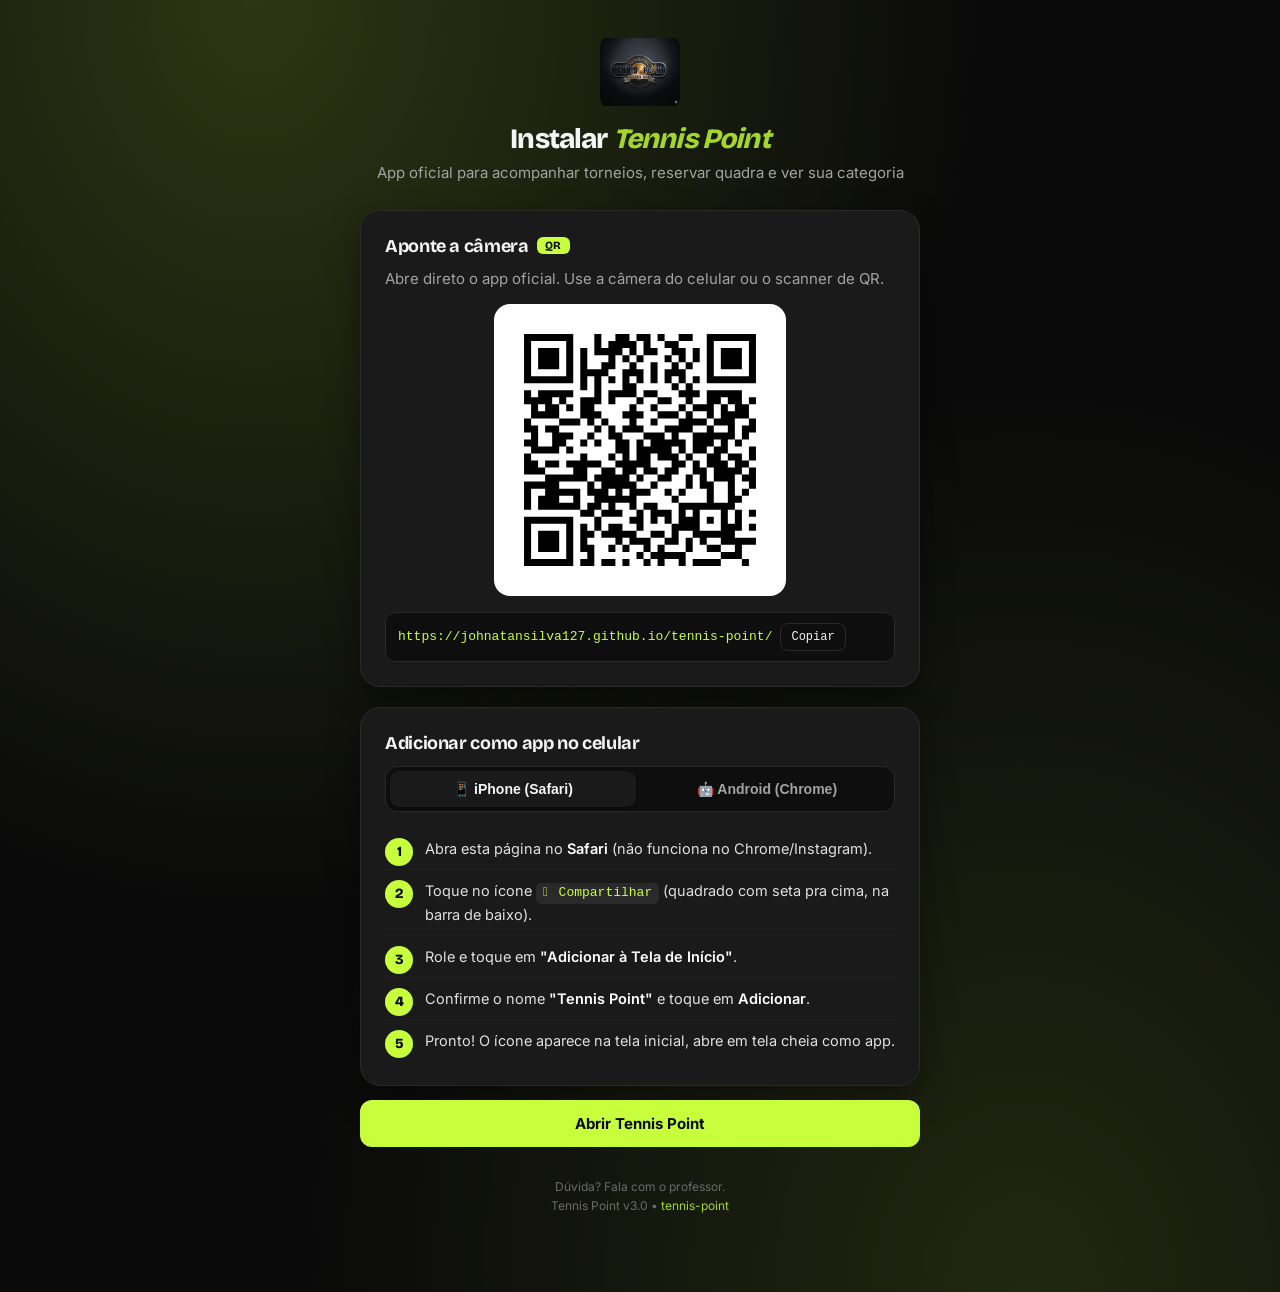
<file: install.html>
<!DOCTYPE html>
<html lang="pt-BR" data-theme="dark">
<head>
<meta charset="UTF-8">
<meta name="viewport" content="width=device-width, initial-scale=1.0, maximum-scale=1, user-scalable=no">
<meta name="theme-color" content="#0a0a0a">
<title>Instalar Tennis Point — App Oficial</title>
<link rel="icon" type="image/svg+xml" href="favicon/favicon.svg">
<link rel="icon" type="image/png" sizes="96x96" href="favicon/favicon-96x96.png">
<link rel="shortcut icon" href="favicon/favicon.ico">
<link rel="apple-touch-icon" sizes="180x180" href="favicon/apple-touch-icon.png">
<link rel="manifest" href="manifest.json">
<link rel="preconnect" href="https://fonts.googleapis.com">
<link rel="preconnect" href="https://fonts.gstatic.com" crossorigin>
<link href="https://fonts.googleapis.com/css2?family=Bricolage+Grotesque:opsz,wght@12..96,700;12..96,800&family=Inter:wght@400;500;600;700&display=swap" rel="stylesheet">
<style>
  * { box-sizing: border-box; margin: 0; padding: 0; -webkit-tap-highlight-color: transparent; }
  html, body { background: #0a0a0a; color: #f5f5f5; font-family: 'Inter', -apple-system, sans-serif; min-height: 100vh; }
  body {
    background:
      radial-gradient(ellipse at 20% 0%, rgba(200, 255, 61, 0.18) 0%, transparent 50%),
      radial-gradient(ellipse at 80% 100%, rgba(200, 255, 61, 0.12) 0%, transparent 50%),
      #0a0a0a;
    padding: 32px 20px 80px;
  }
  .wrap { max-width: 560px; margin: 0 auto; }

  .hero { text-align: center; margin-bottom: 28px; }
  .hero img { width: 80px; height: 80px; object-fit: contain; border-radius: 16px; margin: 0 auto 12px; display: block; }
  h1 { font-family: 'Bricolage Grotesque', sans-serif; font-size: 28px; font-weight: 800; letter-spacing: -0.03em; line-height: 1.1; }
  h1 em { font-style: italic; color: #a3d62b; }
  .sub { color: #a3a3a3; font-size: 15px; margin-top: 8px; }

  .card {
    background: #1a1a1a;
    border: 1px solid #2a2a2a;
    border-radius: 20px;
    padding: 24px;
    margin-top: 20px;
    box-shadow: 0 12px 32px rgba(0,0,0,0.4);
  }
  .card h2 { font-family: 'Bricolage Grotesque', sans-serif; font-size: 18px; font-weight: 700; letter-spacing: -0.02em; margin-bottom: 12px; display: flex; align-items: center; gap: 8px; }
  .card h2 .badge { background: #c8ff3d; color: #0a0a0a; font-size: 11px; font-weight: 800; padding: 2px 8px; border-radius: 6px; letter-spacing: 0.05em; }

  .qr-box { background: #fff; padding: 16px; border-radius: 16px; display: flex; justify-content: center; margin: 0 auto 16px; width: fit-content; }
  .qr-box svg { display: block; }
  .url-row { display: flex; gap: 8px; align-items: center; background: #0e0e0e; border: 1px solid #2a2a2a; border-radius: 10px; padding: 10px 12px; font-family: monospace; font-size: 13px; color: #c8ff3d; word-break: break-all; }
  .url-row button { background: transparent; border: 1px solid #2a2a2a; color: #f5f5f5; font-family: inherit; font-size: 12px; padding: 6px 10px; border-radius: 8px; cursor: pointer; flex-shrink: 0; }
  .url-row button:hover { background: #2a2a2a; }

  .steps { list-style: none; counter-reset: step; margin-top: 8px; }
  .steps li { counter-increment: step; position: relative; padding: 10px 0 10px 40px; font-size: 14.5px; line-height: 1.45; color: #e0e0e0; border-bottom: 1px solid #1f1f1f; }
  .steps li:last-child { border-bottom: 0; }
  .steps li::before {
    content: counter(step);
    position: absolute; left: 0; top: 10px;
    width: 28px; height: 28px; border-radius: 50%;
    background: #c8ff3d; color: #0a0a0a;
    font-family: 'Bricolage Grotesque', sans-serif; font-weight: 800; font-size: 14px;
    display: flex; align-items: center; justify-content: center;
  }
  .steps li strong { color: #fff; font-weight: 600; }
  .steps li .key { display: inline-block; padding: 1px 7px; background: #2a2a2a; border-radius: 5px; font-size: 13px; font-family: monospace; color: #c8ff3d; }

  .cta {
    display: block; width: 100%;
    background: #c8ff3d; color: #0a0a0a;
    font-weight: 700; font-size: 15px;
    padding: 14px 20px; border-radius: 12px;
    border: none; cursor: pointer;
    text-align: center; text-decoration: none;
    margin-top: 14px;
    transition: opacity 0.2s;
  }
  .cta:hover { opacity: 0.9; }
  .cta:disabled { background: #2a2a2a; color: #6b6b6b; cursor: not-allowed; }

  .footer { text-align: center; margin-top: 32px; font-size: 12px; color: #6b6b6b; }
  .footer a { color: #a3d62b; text-decoration: none; }

  .platform-tabs { display: grid; grid-template-columns: 1fr 1fr; gap: 8px; padding: 4px; background: #0e0e0e; border: 1px solid #2a2a2a; border-radius: 12px; margin-bottom: 16px; }
  .platform-tabs button {
    padding: 10px; border-radius: 9px;
    font-weight: 600; font-size: 14px; color: #a3a3a3;
    background: transparent; border: none; cursor: pointer;
    transition: all 0.2s;
  }
  .platform-tabs button.active { background: #1a1a1a; color: #f5f5f5; box-shadow: 0 1px 2px rgba(0,0,0,0.3); }

  .platform-panel { display: none; }
  .platform-panel.active { display: block; }
</style>
</head>
<body>
<div class="wrap">

  <div class="hero">
    <img src="logo.png" alt="Tennis Point">
    <h1>Instalar <em>Tennis Point</em></h1>
    <p class="sub">App oficial para acompanhar torneios, reservar quadra e ver sua categoria</p>
  </div>

  <!-- QR CODE -->
  <div class="card">
    <h2>Aponte a câmera <span class="badge">QR</span></h2>
    <p class="sub" style="margin-bottom:16px">Abre direto o app oficial. Use a câmera do celular ou o scanner de QR.</p>
    <div class="qr-box"><svg width="260" height="260" version="1.1" viewBox="0 0 37 37" xmlns="http://www.w3.org/2000/svg"><path d="M2,2H3V3H2zM3,2H4V3H3zM4,2H5V3H4zM5,2H6V3H5zM6,2H7V3H6zM7,2H8V3H7zM8,2H9V3H8zM12,2H13V3H12zM15,2H16V3H15zM16,2H17V3H16zM18,2H19V3H18zM19,2H20V3H19zM21,2H22V3H21zM24,2H25V3H24zM25,2H26V3H25zM28,2H29V3H28zM29,2H30V3H29zM30,2H31V3H30zM31,2H32V3H31zM32,2H33V3H32zM33,2H34V3H33zM34,2H35V3H34zM2,3H3V4H2zM8,3H9V4H8zM12,3H13V4H12zM14,3H15V4H14zM15,3H16V4H15zM16,3H17V4H16zM17,3H18V4H17zM19,3H20V4H19zM22,3H23V4H22zM23,3H24V4H23zM28,3H29V4H28zM34,3H35V4H34zM2,4H3V5H2zM4,4H5V5H4zM5,4H6V5H5zM6,4H7V5H6zM8,4H9V5H8zM10,4H11V5H10zM12,4H13V5H12zM13,4H14V5H13zM14,4H15V5H14zM15,4H16V5H15zM17,4H18V5H17zM19,4H20V5H19zM20,4H21V5H20zM23,4H24V5H23zM24,4H25V5H24zM26,4H27V5H26zM28,4H29V5H28zM30,4H31V5H30zM31,4H32V5H31zM32,4H33V5H32zM34,4H35V5H34zM2,5H3V6H2zM4,5H5V6H4zM5,5H6V6H5zM6,5H7V6H6zM8,5H9V6H8zM10,5H11V6H10zM14,5H15V6H14zM16,5H17V6H16zM18,5H19V6H18zM22,5H23V6H22zM24,5H25V6H24zM26,5H27V6H26zM28,5H29V6H28zM30,5H31V6H30zM31,5H32V6H31zM32,5H33V6H32zM34,5H35V6H34zM2,6H3V7H2zM4,6H5V7H4zM5,6H6V7H5zM6,6H7V7H6zM8,6H9V7H8zM10,6H11V7H10zM13,6H14V7H13zM14,6H15V7H14zM17,6H18V7H17zM20,6H21V7H20zM23,6H24V7H23zM25,6H26V7H25zM28,6H29V7H28zM30,6H31V7H30zM31,6H32V7H31zM32,6H33V7H32zM34,6H35V7H34zM2,7H3V8H2zM8,7H9V8H8zM10,7H11V8H10zM11,7H12V8H11zM12,7H13V8H12zM13,7H14V8H13zM16,7H17V8H16zM17,7H18V8H17zM18,7H19V8H18zM20,7H21V8H20zM22,7H23V8H22zM23,7H24V8H23zM24,7H25V8H24zM28,7H29V8H28zM34,7H35V8H34zM2,8H3V9H2zM3,8H4V9H3zM4,8H5V9H4zM5,8H6V9H5zM6,8H7V9H6zM7,8H8V9H7zM8,8H9V9H8zM10,8H11V9H10zM12,8H13V9H12zM14,8H15V9H14zM16,8H17V9H16zM18,8H19V9H18zM20,8H21V9H20zM22,8H23V9H22zM24,8H25V9H24zM26,8H27V9H26zM28,8H29V9H28zM29,8H30V9H29zM30,8H31V9H30zM31,8H32V9H31zM32,8H33V9H32zM33,8H34V9H33zM34,8H35V9H34zM10,9H11V10H10zM12,9H13V10H12zM16,9H17V10H16zM17,9H18V10H17zM23,9H24V10H23zM25,9H26V10H25zM2,10H3V11H2zM4,10H5V11H4zM5,10H6V11H5zM6,10H7V11H6zM7,10H8V11H7zM8,10H9V11H8zM12,10H13V11H12zM14,10H15V11H14zM15,10H16V11H15zM16,10H17V11H16zM17,10H18V11H17zM19,10H20V11H19zM20,10H21V11H20zM24,10H25V11H24zM25,10H26V11H25zM26,10H27V11H26zM28,10H29V11H28zM29,10H30V11H29zM30,10H31V11H30zM31,10H32V11H31zM32,10H33V11H32zM2,11H3V12H2zM3,11H4V12H3zM4,11H5V12H4zM5,11H6V12H5zM7,11H8V12H7zM10,11H11V12H10zM11,11H12V12H11zM12,11H13V12H12zM14,11H15V12H14zM18,11H19V12H18zM21,11H22V12H21zM22,11H23V12H22zM25,11H26V12H25zM28,11H29V12H28zM29,11H30V12H29zM31,11H32V12H31zM32,11H33V12H32zM34,11H35V12H34zM3,12H4V13H3zM5,12H6V13H5zM6,12H7V13H6zM8,12H9V13H8zM10,12H11V13H10zM11,12H12V13H11zM17,12H18V13H17zM20,12H21V13H20zM24,12H25V13H24zM26,12H27V13H26zM27,12H28V13H27zM28,12H29V13H28zM30,12H31V13H30zM32,12H33V13H32zM33,12H34V13H33zM3,13H4V14H3zM4,13H5V14H4zM5,13H6V14H5zM6,13H7V14H6zM10,13H11V14H10zM11,13H12V14H11zM12,13H13V14H12zM16,13H17V14H16zM17,13H18V14H17zM18,13H19V14H18zM21,13H22V14H21zM22,13H23V14H22zM23,13H24V14H23zM25,13H26V14H25zM28,13H29V14H28zM30,13H31V14H30zM31,13H32V14H31zM32,13H33V14H32zM33,13H34V14H33zM2,14H3V15H2zM7,14H8V15H7zM8,14H9V15H8zM9,14H10V15H9zM11,14H12V15H11zM13,14H14V15H13zM17,14H18V15H17zM20,14H21V15H20zM24,14H25V15H24zM25,14H26V15H25zM26,14H27V15H26zM27,14H28V15H27zM29,14H30V15H29zM30,14H31V15H30zM31,14H32V15H31zM34,14H35V15H34zM2,15H3V16H2zM3,15H4V16H3zM5,15H6V16H5zM6,15H7V16H6zM12,15H13V16H12zM14,15H15V16H14zM16,15H17V16H16zM17,15H18V16H17zM18,15H19V16H18zM22,15H23V16H22zM23,15H24V16H23zM24,15H25V16H24zM25,15H26V16H25zM28,15H29V16H28zM31,15H32V16H31zM33,15H34V16H33zM34,15H35V16H34zM3,16H4V17H3zM6,16H7V17H6zM7,16H8V17H7zM8,16H9V17H8zM11,16H12V17H11zM14,16H15V17H14zM15,16H16V17H15zM19,16H20V17H19zM20,16H21V17H20zM21,16H22V17H21zM23,16H24V17H23zM26,16H27V17H26zM27,16H28V17H27zM28,16H29V17H28zM29,16H30V17H29zM30,16H31V17H30zM31,16H32V17H31zM33,16H34V17H33zM2,17H3V18H2zM3,17H4V18H3zM6,17H7V18H6zM7,17H8V18H7zM10,17H11V18H10zM12,17H13V18H12zM15,17H16V18H15zM16,17H17V18H16zM18,17H19V18H18zM20,17H21V18H20zM21,17H22V18H21zM22,17H23V18H22zM23,17H24V18H23zM24,17H25V18H24zM26,17H27V18H26zM27,17H28V18H27zM28,17H29V18H28zM30,17H31V18H30zM32,17H33V18H32zM3,18H4V19H3zM4,18H5V19H4zM5,18H6V19H5zM6,18H7V19H6zM8,18H9V19H8zM15,18H16V19H15zM16,18H17V19H16zM18,18H19V19H18zM19,18H20V19H19zM20,18H21V19H20zM21,18H22V19H21zM22,18H23V19H22zM24,18H25V19H24zM26,18H27V19H26zM27,18H28V19H27zM29,18H30V19H29zM30,18H31V19H30zM34,18H35V19H34zM2,19H3V20H2zM10,19H11V20H10zM14,19H15V20H14zM16,19H17V20H16zM18,19H19V20H18zM19,19H20V20H19zM21,19H22V20H21zM22,19H23V20H22zM23,19H24V20H23zM25,19H26V20H25zM28,19H29V20H28zM29,19H30V20H29zM31,19H32V20H31zM32,19H33V20H32zM34,19H35V20H34zM2,20H3V21H2zM3,20H4V21H3zM5,20H6V21H5zM6,20H7V21H6zM8,20H9V21H8zM9,20H10V21H9zM10,20H11V21H10zM11,20H12V21H11zM12,20H13V21H12zM15,20H16V21H15zM16,20H17V21H16zM17,20H18V21H17zM18,20H19V21H18zM19,20H20V21H19zM23,20H24V21H23zM24,20H25V21H24zM26,20H27V21H26zM28,20H29V21H28zM29,20H30V21H29zM30,20H31V21H30zM32,20H33V21H32zM33,20H34V21H33zM2,21H3V22H2zM3,21H4V22H3zM4,21H5V22H4zM9,21H10V22H9zM10,21H11V22H10zM13,21H14V22H13zM14,21H15V22H14zM16,21H17V22H16zM17,21H18V22H17zM19,21H20V22H19zM20,21H21V22H20zM22,21H23V22H22zM23,21H24V22H23zM26,21H27V22H26zM27,21H28V22H27zM29,21H30V22H29zM30,21H31V22H30zM31,21H32V22H31zM32,21H33V22H32zM34,21H35V22H34zM5,22H6V23H5zM6,22H7V23H6zM7,22H8V23H7zM8,22H9V23H8zM9,22H10V23H9zM10,22H11V23H10zM12,22H13V23H12zM13,22H14V23H13zM14,22H15V23H14zM15,22H16V23H15zM16,22H17V23H16zM18,22H19V23H18zM21,22H22V23H21zM22,22H23V23H22zM25,22H26V23H25zM27,22H28V23H27zM29,22H30V23H29zM30,22H31V23H30zM31,22H32V23H31zM33,22H34V23H33zM34,22H35V23H34zM2,23H3V24H2zM3,23H4V24H3zM4,23H5V24H4zM5,23H6V24H5zM6,23H7V24H6zM11,23H12V24H11zM13,23H14V24H13zM14,23H15V24H14zM15,23H16V24H15zM16,23H17V24H16zM17,23H18V24H17zM20,23H21V24H20zM25,23H26V24H25zM27,23H28V24H27zM28,23H29V24H28zM31,23H32V24H31zM34,23H35V24H34zM2,24H3V25H2zM5,24H6V25H5zM6,24H7V25H6zM7,24H8V25H7zM8,24H9V25H8zM9,24H10V25H9zM11,24H12V25H11zM12,24H13V25H12zM13,24H14V25H13zM15,24H16V25H15zM17,24H18V25H17zM18,24H19V25H18zM19,24H20V25H19zM22,24H23V25H22zM24,24H25V25H24zM28,24H29V25H28zM31,24H32V25H31zM33,24H34V25H33zM2,25H3V26H2zM4,25H5V26H4zM5,25H6V26H5zM6,25H7V26H6zM9,25H10V26H9zM12,25H13V26H12zM13,25H14V26H13zM14,25H15V26H14zM15,25H16V26H15zM16,25H17V26H16zM17,25H18V26H17zM23,25H24V26H23zM28,25H29V26H28zM31,25H32V26H31zM32,25H33V26H32zM2,26H3V27H2zM4,26H5V27H4zM5,26H6V27H5zM6,26H7V27H6zM7,26H8V27H7zM8,26H9V27H8zM9,26H10V27H9zM11,26H12V27H11zM12,26H13V27H12zM14,26H15V27H14zM17,26H18V27H17zM19,26H20V27H19zM20,26H21V27H20zM24,26H25V27H24zM25,26H26V27H25zM26,26H27V27H26zM27,26H28V27H27zM28,26H29V27H28zM29,26H30V27H29zM30,26H31V27H30zM31,26H32V27H31zM10,27H11V28H10zM11,27H12V28H11zM13,27H14V28H13zM14,27H15V28H14zM15,27H16V28H15zM18,27H19V28H18zM20,27H21V28H20zM21,27H22V28H21zM22,27H23V28H22zM24,27H25V28H24zM26,27H27V28H26zM30,27H31V28H30zM32,27H33V28H32zM34,27H35V28H34zM2,28H3V29H2zM3,28H4V29H3zM4,28H5V29H4zM5,28H6V29H5zM6,28H7V29H6zM7,28H8V29H7zM8,28H9V29H8zM12,28H13V29H12zM17,28H18V29H17zM18,28H19V29H18zM20,28H21V29H20zM22,28H23V29H22zM24,28H25V29H24zM25,28H26V29H25zM26,28H27V29H26zM28,28H29V29H28zM30,28H31V29H30zM32,28H33V29H32zM2,29H3V30H2zM8,29H9V30H8zM10,29H11V30H10zM12,29H13V30H12zM14,29H15V30H14zM15,29H16V30H15zM18,29H19V30H18zM23,29H24V30H23zM24,29H25V30H24zM25,29H26V30H25zM26,29H27V30H26zM30,29H31V30H30zM31,29H32V30H31zM32,29H33V30H32zM34,29H35V30H34zM2,30H3V31H2zM4,30H5V31H4zM5,30H6V31H5zM6,30H7V31H6zM8,30H9V31H8zM10,30H11V31H10zM11,30H12V31H11zM13,30H14V31H13zM14,30H15V31H14zM15,30H16V31H15zM16,30H17V31H16zM17,30H18V31H17zM20,30H21V31H20zM21,30H22V31H21zM23,30H24V31H23zM26,30H27V31H26zM27,30H28V31H27zM28,30H29V31H28zM29,30H30V31H29zM30,30H31V31H30zM31,30H32V31H31zM2,31H3V32H2zM4,31H5V32H4zM5,31H6V32H5zM6,31H7V32H6zM8,31H9V32H8zM10,31H11V32H10zM15,31H16V32H15zM17,31H18V32H17zM18,31H19V32H18zM19,31H20V32H19zM22,31H23V32H22zM23,31H24V32H23zM25,31H26V32H25zM27,31H28V32H27zM30,31H31V32H30zM31,31H32V32H31zM32,31H33V32H32zM33,31H34V32H33zM34,31H35V32H34zM2,32H3V33H2zM4,32H5V33H4zM5,32H6V33H5zM6,32H7V33H6zM8,32H9V33H8zM10,32H11V33H10zM11,32H12V33H11zM14,32H15V33H14zM16,32H17V33H16zM19,32H20V33H19zM21,32H22V33H21zM25,32H26V33H25zM28,32H29V33H28zM29,32H30V33H29zM32,32H33V33H32zM2,33H3V34H2zM8,33H9V34H8zM11,33H12V34H11zM18,33H19V34H18zM20,33H21V34H20zM21,33H22V34H21zM22,33H23V34H22zM23,33H24V34H23zM24,33H25V34H24zM30,33H31V34H30zM31,33H32V34H31zM32,33H33V34H32zM2,34H3V35H2zM3,34H4V35H3zM4,34H5V35H4zM5,34H6V35H5zM6,34H7V35H6zM7,34H8V35H7zM8,34H9V35H8zM10,34H11V35H10zM11,34H12V35H11zM13,34H14V35H13zM14,34H15V35H14zM16,34H17V35H16zM19,34H20V35H19zM21,34H22V35H21zM24,34H25V35H24zM26,34H27V35H26zM27,34H28V35H27zM28,34H29V35H28zM29,34H30V35H29zM33,34H34V35H33z" id="qr-path" fill="#000000" fill-opacity="1" fill-rule="nonzero" stroke="none"/></svg></div>
    <div class="url-row">
      <span id="site-url">https://johnatansilva127.github.io/tennis-point/</span>
      <button id="copy-btn" type="button">Copiar</button>
    </div>
  </div>

  <!-- INSTALAÇÃO -->
  <div class="card">
    <h2>Adicionar como app no celular</h2>
    <div class="platform-tabs">
      <button class="active" data-tab="ios" type="button">📱 iPhone (Safari)</button>
      <button data-tab="android" type="button">🤖 Android (Chrome)</button>
    </div>

    <div class="platform-panel active" id="panel-ios">
      <ol class="steps">
        <li>Abra esta página no <strong>Safari</strong> (não funciona no Chrome/Instagram).</li>
        <li>Toque no ícone <span class="key">􀈂 Compartilhar</span> (quadrado com seta pra cima, na barra de baixo).</li>
        <li>Role e toque em <strong>"Adicionar à Tela de Início"</strong>.</li>
        <li>Confirme o nome <strong>"Tennis Point"</strong> e toque em <strong>Adicionar</strong>.</li>
        <li>Pronto! O ícone aparece na tela inicial, abre em tela cheia como app.</li>
      </ol>
    </div>

    <div class="platform-panel" id="panel-android">
      <ol class="steps">
        <li>Abra esta página no <strong>Chrome</strong>.</li>
        <li>Toque em <strong>"Instalar app"</strong> aqui embaixo — ou no menu <span class="key">⋮</span> escolha <strong>"Instalar app"</strong> / <strong>"Adicionar à tela inicial"</strong>.</li>
        <li>Confirme tocando em <strong>Instalar</strong>.</li>
        <li>Pronto! O ícone aparece na tela inicial, abre em tela cheia como app.</li>
      </ol>
      <button class="cta" id="install-btn" type="button" disabled>Instalar app</button>
      <p class="sub" style="text-align:center; margin-top:8px; font-size:12px">O botão acima só ativa quando o Chrome detecta o app como instalável.</p>
    </div>
  </div>

  <a class="cta" href="./index.html">Abrir Tennis Point</a>

  <div class="footer">
    <p>Dúvida? Fala com o professor.</p>
    <p style="margin-top:4px">Tennis Point v3.0 • <a href="./index.html">tennis-point</a></p>
  </div>

</div>

<script>
  // Tabs iOS/Android
  document.querySelectorAll('.platform-tabs button').forEach(btn => {
    btn.addEventListener('click', () => {
      document.querySelectorAll('.platform-tabs button').forEach(b => b.classList.remove('active'));
      document.querySelectorAll('.platform-panel').forEach(p => p.classList.remove('active'));
      btn.classList.add('active');
      document.getElementById('panel-' + btn.dataset.tab).classList.add('active');
    });
  });

  // Auto-detectar plataforma e abrir a aba certa
  const ua = navigator.userAgent || '';
  if (/Android/i.test(ua)) {
    document.querySelector('.platform-tabs button[data-tab="android"]').click();
  }

  // Copy URL
  document.getElementById('copy-btn').addEventListener('click', async (e) => {
    try {
      await navigator.clipboard.writeText(document.getElementById('site-url').textContent);
      e.target.textContent = '✓ Copiado';
      setTimeout(() => { e.target.textContent = 'Copiar'; }, 1500);
    } catch {}
  });

  // PWA install prompt (Android Chrome)
  let deferredPrompt = null;
  const installBtn = document.getElementById('install-btn');
  window.addEventListener('beforeinstallprompt', (e) => {
    e.preventDefault();
    deferredPrompt = e;
    installBtn.disabled = false;
    installBtn.textContent = 'Instalar app agora';
  });
  installBtn.addEventListener('click', async () => {
    if (!deferredPrompt) return;
    deferredPrompt.prompt();
    const result = await deferredPrompt.userChoice;
    if (result.outcome === 'accepted') {
      installBtn.textContent = '✓ Instalado';
      installBtn.disabled = true;
    }
    deferredPrompt = null;
  });
  window.addEventListener('appinstalled', () => {
    installBtn.textContent = '✓ Instalado';
    installBtn.disabled = true;
  });

  // Se já está rodando como standalone (instalado), mostra mensagem
  if (window.matchMedia('(display-mode: standalone)').matches || window.navigator.standalone) {
    document.querySelector('.hero .sub').textContent = '✓ Você já tem o app instalado! Abra direto pelo ícone na tela inicial.';
  }

  // Register SW (pass-through) pra habilitar prompt de install no Chrome
  if ('serviceWorker' in navigator) {
    navigator.serviceWorker.register('sw.js').catch(console.error);
  }
</script>
</body>
</html>
</file>
